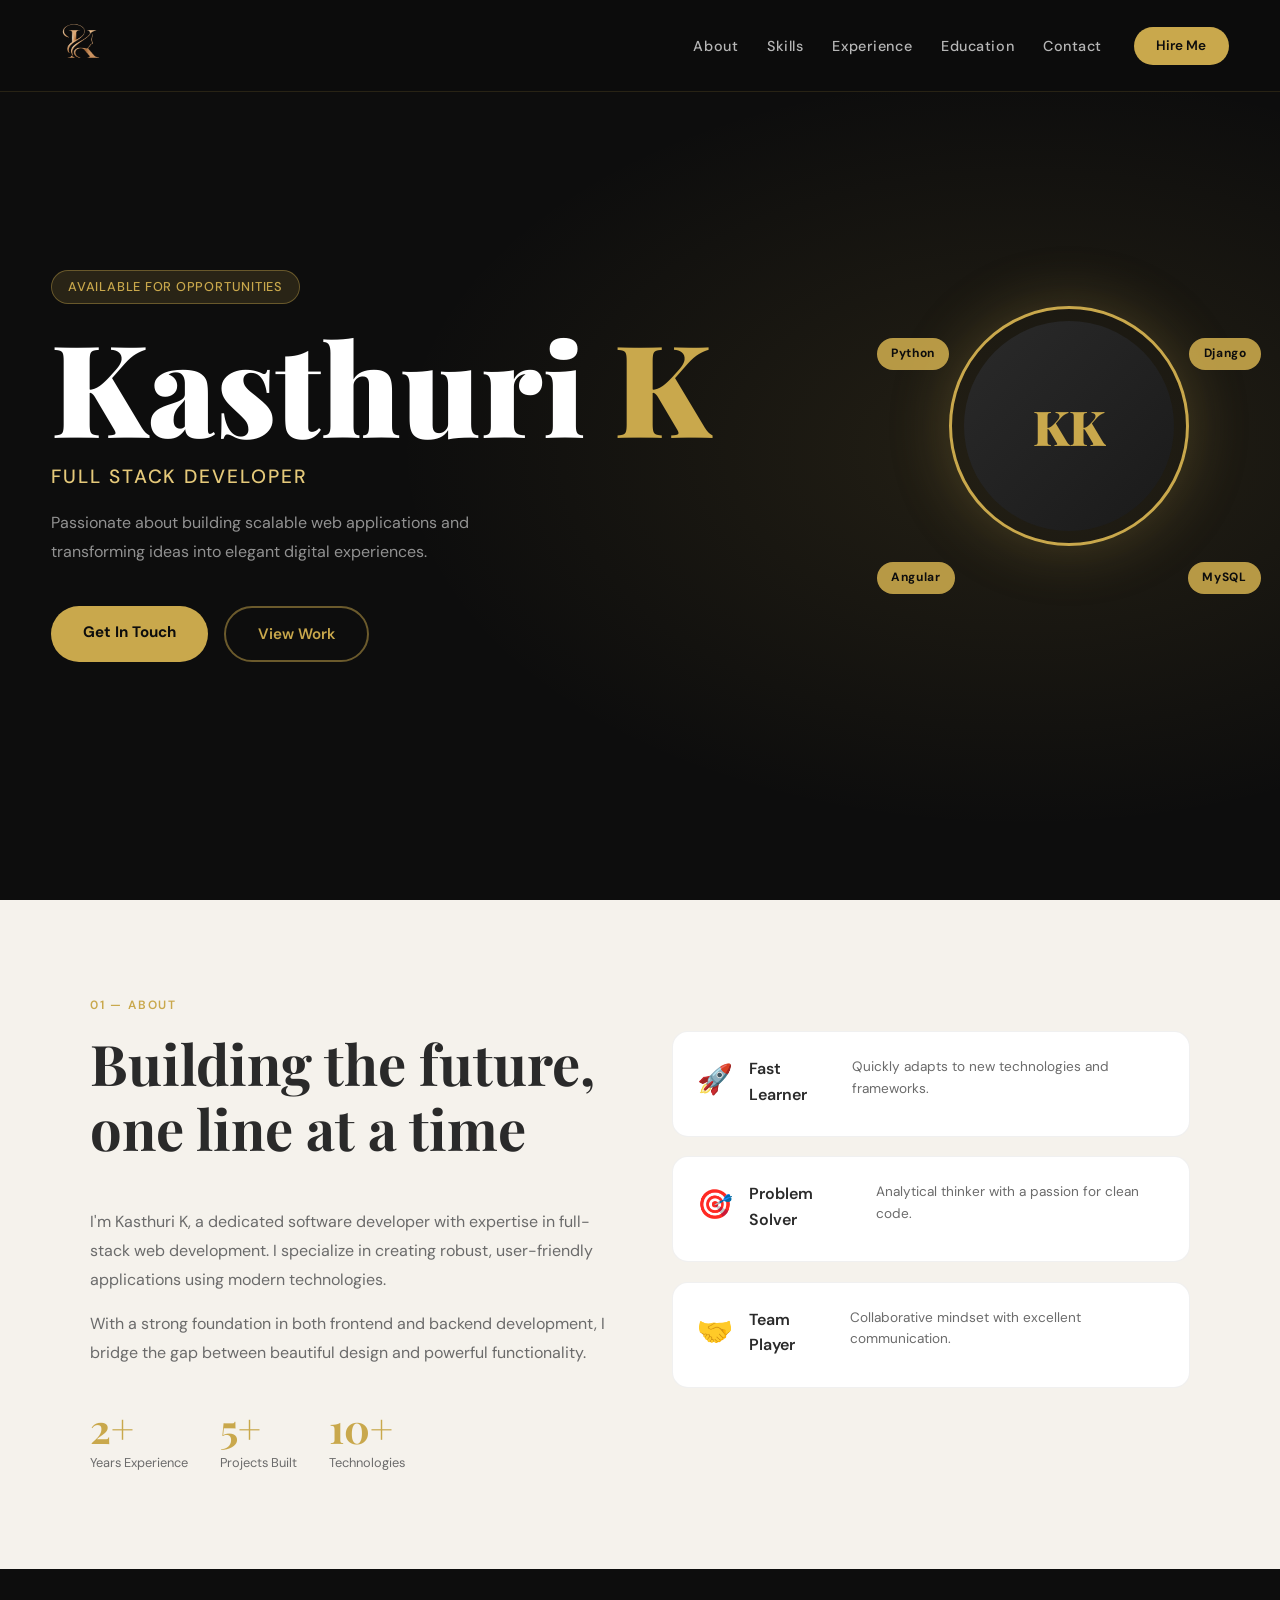
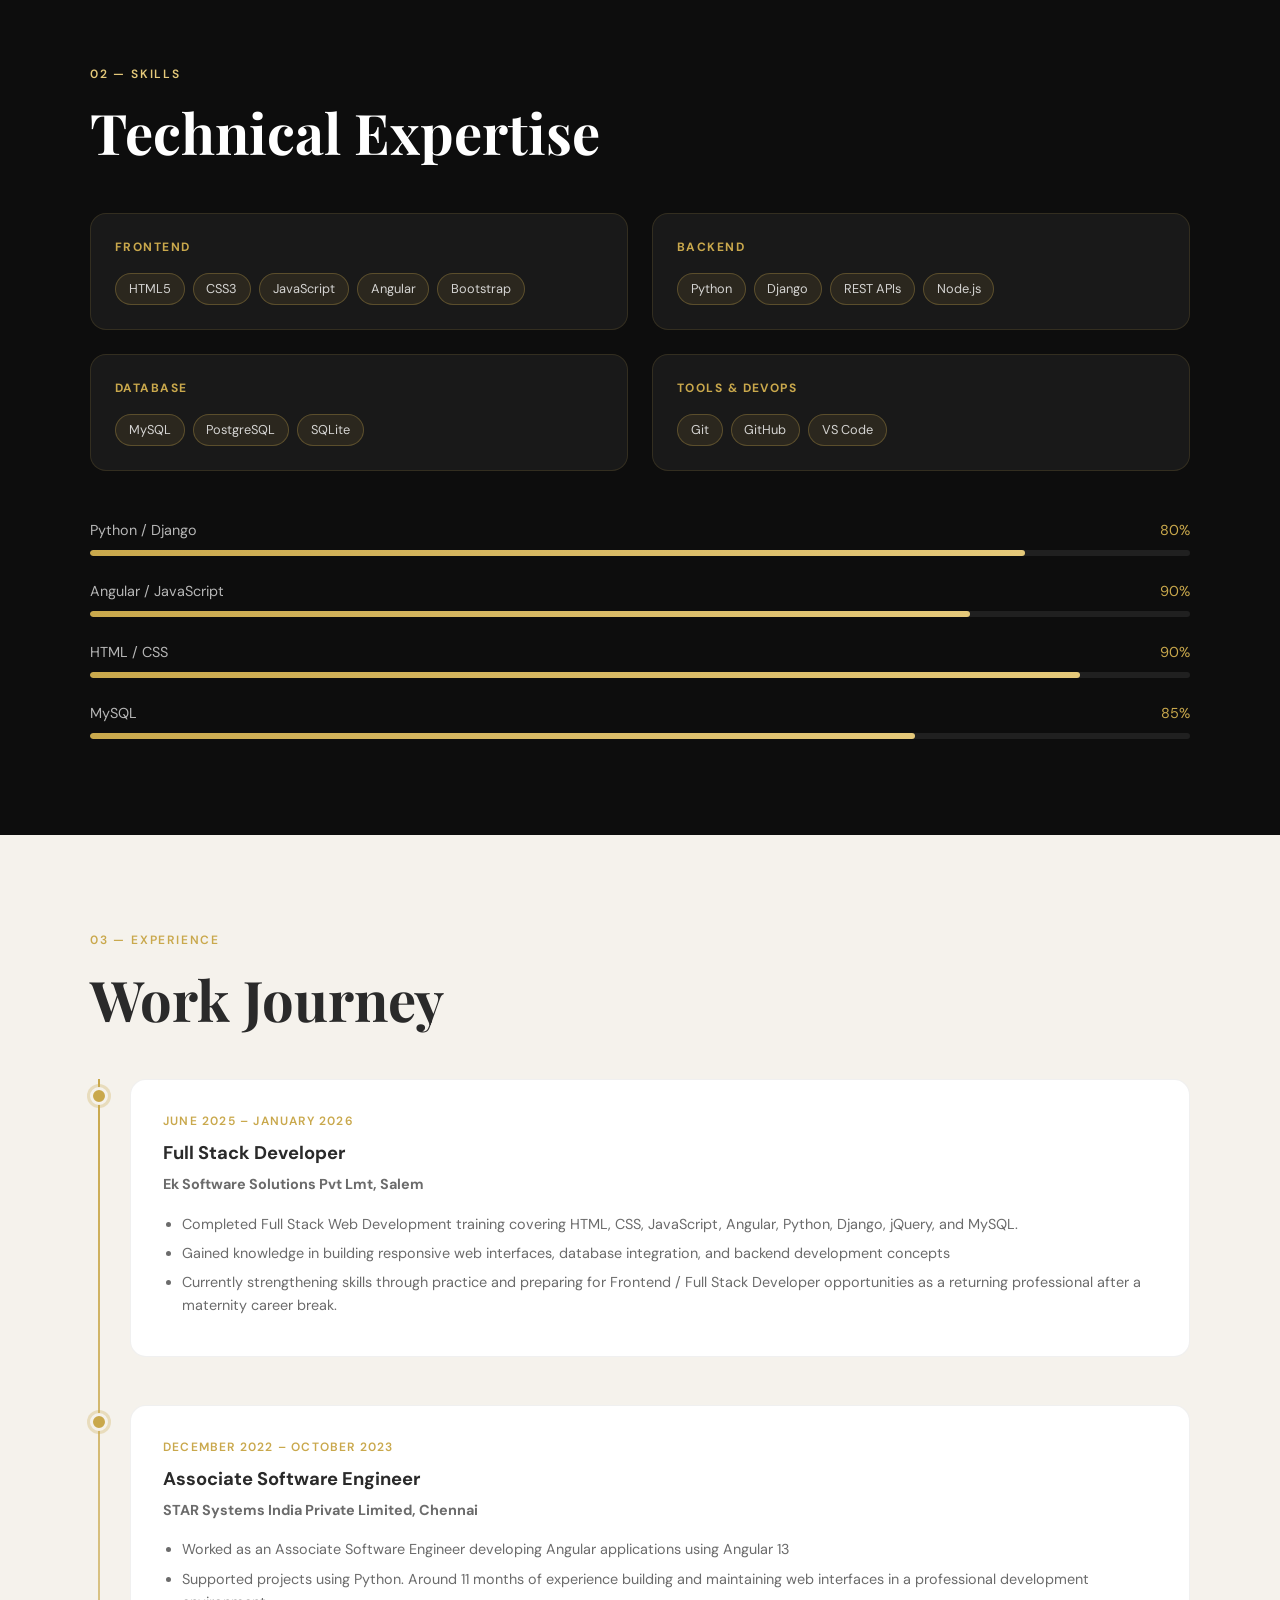
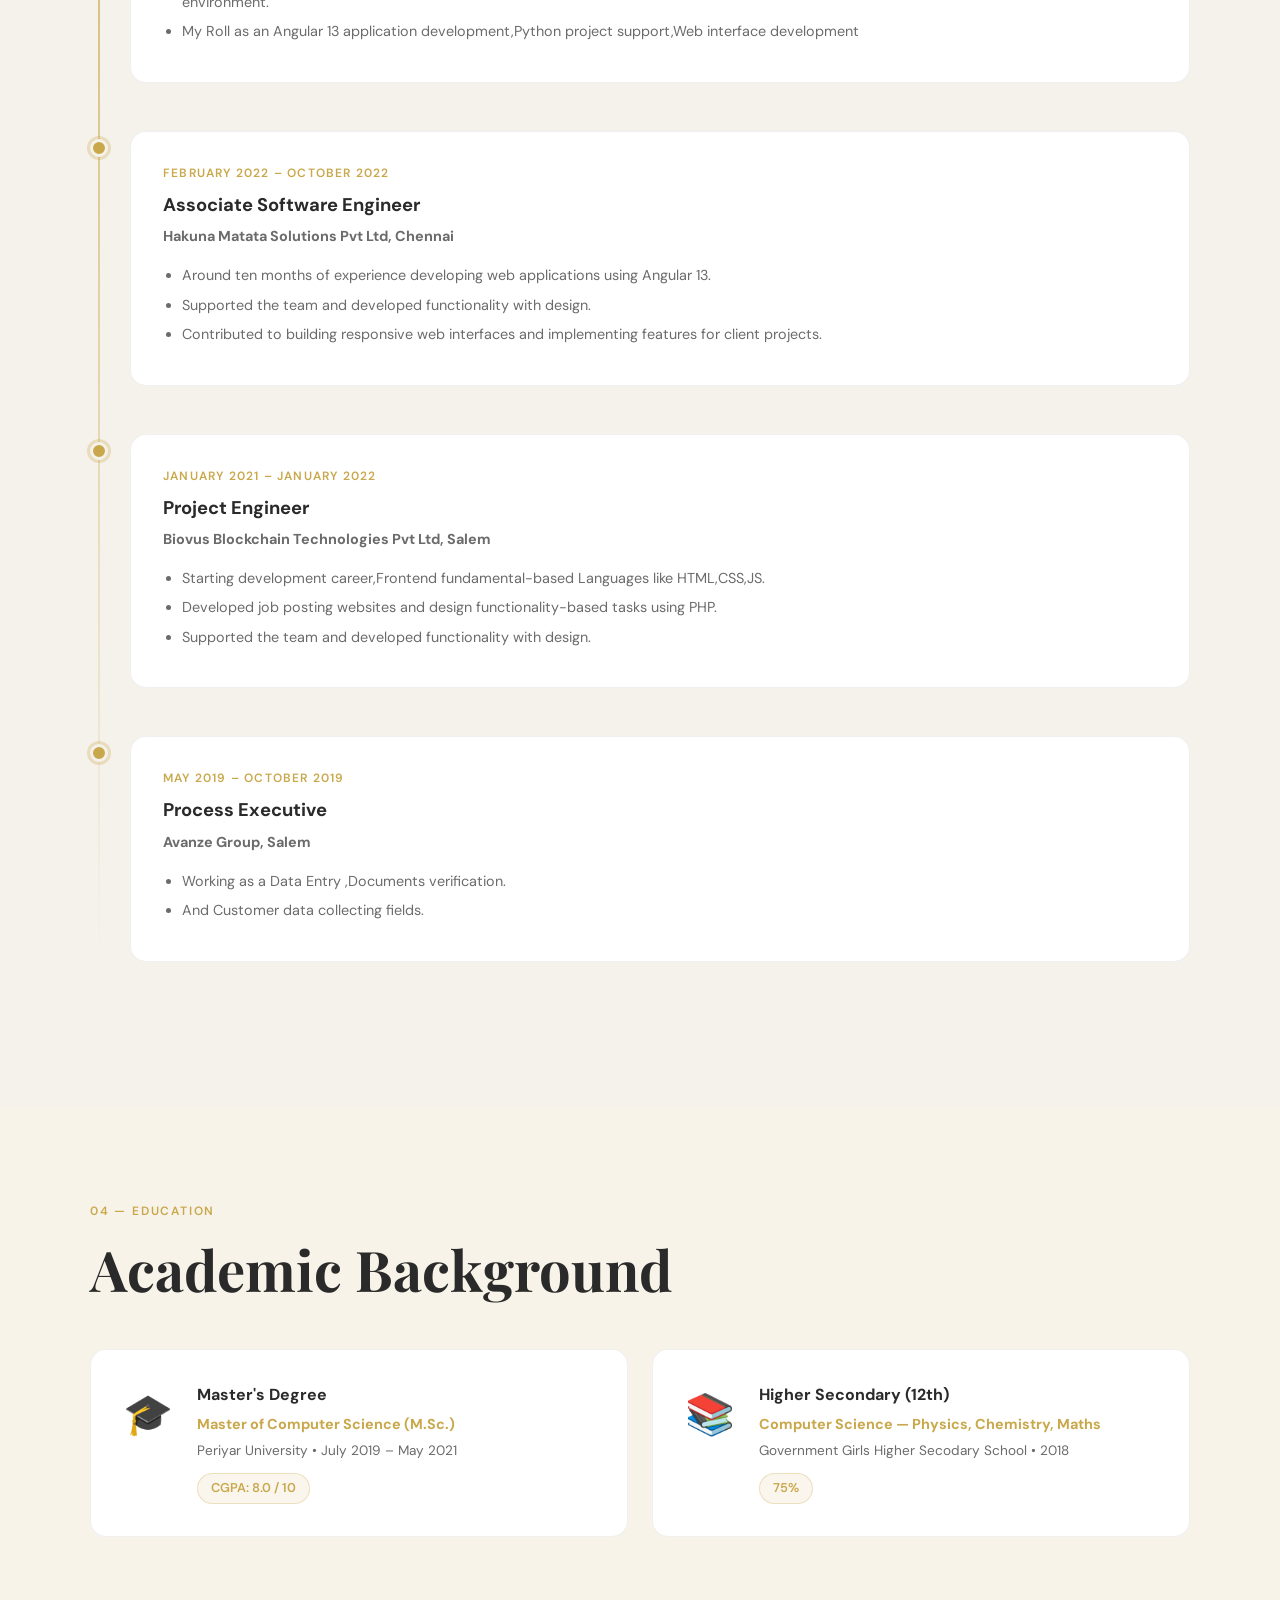
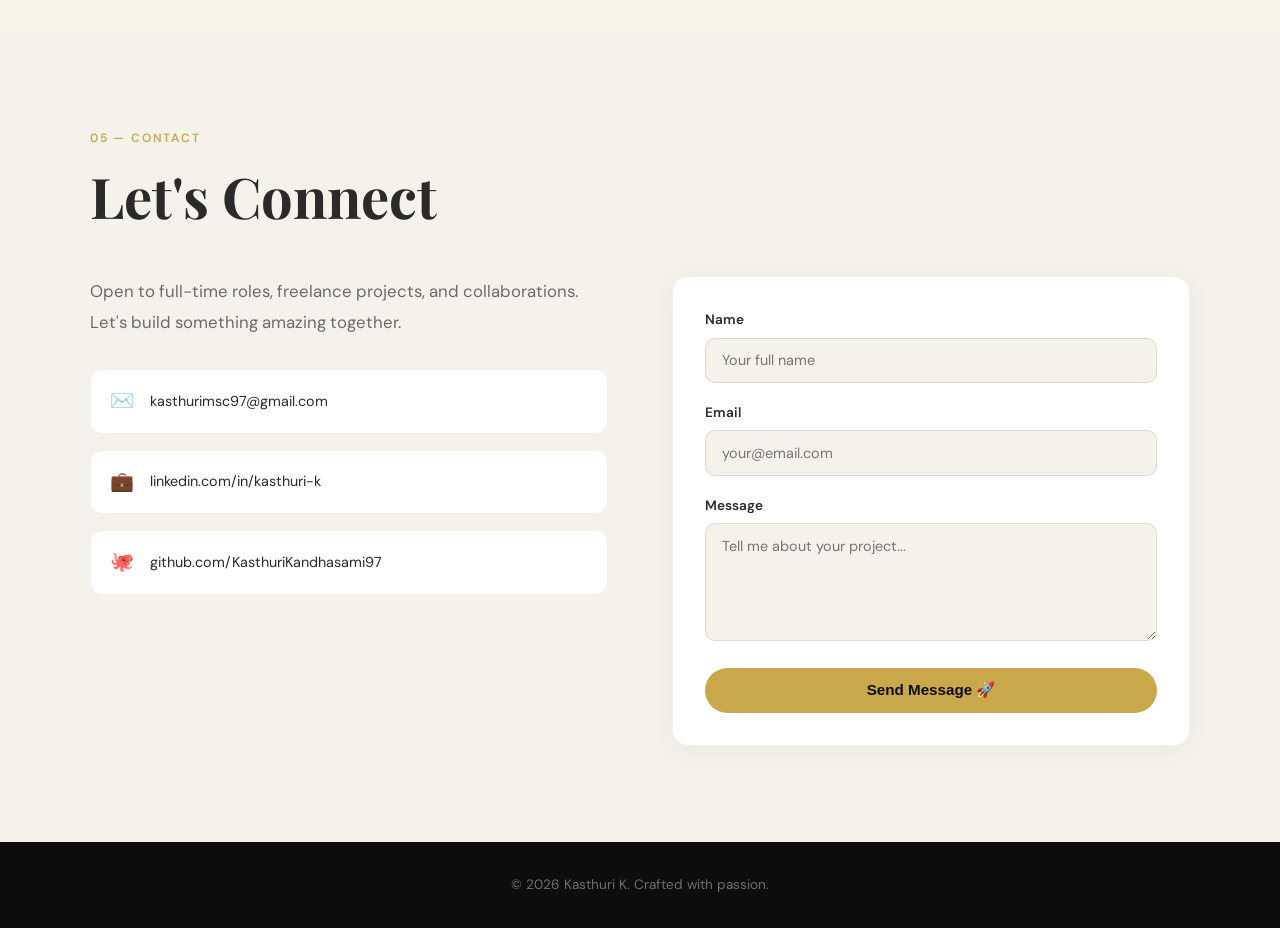
<file: index.html>
<!DOCTYPE html>
<html lang="en">
<head>
  <meta charset="UTF-8" />
  <meta name="viewport" content="width=device-width, initial-scale=1.0"/>
  <title>Kasthuri K | Portfolio</title>
  <link rel="icon" href="images/logo.png" type="image/png">
  <link href="https://fonts.googleapis.com/css2?family=Playfair+Display:wght@400;700;900&family=DM+Sans:wght@300;400;500&display=swap" rel="stylesheet"/>
  <link rel="stylesheet" href="style.css"/>
</head>
<body>

  <!-- NAV -->
  <nav class="navbar" id="navbar">
    <div class="nav-logo">
      <img src="images/logo.png" alt="logo" class="logo">
    </div>
    <ul class="nav-links">
      <li><a href="#about">About</a></li>
      <li><a href="#skills">Skills</a></li>
      <li><a href="#experience">Experience</a></li>
      <li><a href="#education">Education</a></li>
      <li><a href="#contact">Contact</a></li>
    </ul>
    <a href="#contact" class="nav-cta">Hire Me</a>
    <button class="hamburger" id="hamburger">&#9776;</button>
  </nav>

  <!-- HERO -->
  <section class="hero" id="home">
    <div class="hero-bg"></div>
    <div class="hero-content">
      <span class="hero-tag">Available for Opportunities</span>
      <h1 class="hero-title">Kasthuri <span>K</span></h1>
      <p class="hero-subtitle">Full Stack Developer &amp; Software Engineer</p>
      <p class="hero-desc">Passionate about building scalable web applications and transforming ideas into elegant digital experiences.</p>
      <div class="hero-actions">
        <a href="#contact" class="btn-primary">Get In Touch</a>
        <a href="#experience" class="btn-outline">View Work</a>
      </div>
    </div>
    <div class="hero-visual">
      <div class="avatar-ring">
        <div class="avatar-inner">KK</div>
      </div>
      <div class="float-badge b1">Python</div>
      <div class="float-badge b2">Django</div>
      <div class="float-badge b3">Angular</div>
      <div class="float-badge b4">MySQL</div>
    </div>
  </section>

  <!-- ABOUT -->
  <section class="section" id="about">
    <div class="container">
      <div class="section-label">01 — About</div>
      <div class="about-grid">
        <div class="about-text">
          <h2 class="section-title">Building the future,<br/>one line at a time</h2>
          <p>I'm Kasthuri K, a dedicated software developer with expertise in full-stack web development. I specialize in creating robust, user-friendly applications using modern technologies.</p>
          <p>With a strong foundation in both frontend and backend development, I bridge the gap between beautiful design and powerful functionality.</p>
          <div class="about-stats">
            <div class="stat"><span class="stat-num">2+</span><span class="stat-label">Years Experience</span></div>
            <div class="stat"><span class="stat-num">5+</span><span class="stat-label">Projects Built</span></div>
            <div class="stat"><span class="stat-num">10+</span><span class="stat-label">Technologies</span></div>
          </div>
        </div>
        <div class="about-highlights">
          <div class="highlight-card">
            <div class="hc-icon">🚀</div>
            <h3>Fast Learner</h3>
            <p>Quickly adapts to new technologies and frameworks.</p>
          </div>
          <div class="highlight-card">
            <div class="hc-icon">🎯</div>
            <h3>Problem Solver</h3>
            <p>Analytical thinker with a passion for clean code.</p>
          </div>
          <div class="highlight-card">
            <div class="hc-icon">🤝</div>
            <h3>Team Player</h3>
            <p>Collaborative mindset with excellent communication.</p>
          </div>
        </div>
      </div>
    </div>
  </section>

  <!-- SKILLS -->
  <section class="section section-dark" id="skills">
    <div class="container">
      <div class="section-label light">02 — Skills</div>
      <h2 class="section-title light">Technical Expertise</h2>
      <div class="skills-grid">
        <div class="skill-category">
          <h3>Frontend</h3>
          <div class="skill-tags">
            <span>HTML5</span><span>CSS3</span><span>JavaScript</span><span>Angular</span><span>Bootstrap</span>
          </div>
        </div>
        <div class="skill-category">
          <h3>Backend</h3>
          <div class="skill-tags">
            <span>Python</span><span>Django</span><span>REST APIs</span><span>Node.js</span>
          </div>
        </div>
        <div class="skill-category">
          <h3>Database</h3>
          <div class="skill-tags">
            <span>MySQL</span><span>PostgreSQL</span><span>SQLite</span>
          </div>
        </div>
        <div class="skill-category">
          <h3>Tools & DevOps</h3>
          <div class="skill-tags">
            <span>Git</span><span>GitHub</span><span>VS Code</span>
          </div>
        </div>
      </div>
      <div class="skill-bars">
        <div class="skill-bar-item">
          <div class="skill-bar-label"><span>Python / Django</span><span>80%</span></div>
          <div class="skill-bar-track"><div class="skill-bar-fill" style="--w:85%"></div></div>
        </div>
        <div class="skill-bar-item">
          <div class="skill-bar-label"><span>Angular / JavaScript</span><span>90%</span></div>
          <div class="skill-bar-track"><div class="skill-bar-fill" style="--w:80%"></div></div>
        </div>
        <div class="skill-bar-item">
          <div class="skill-bar-label"><span>HTML / CSS</span><span>90%</span></div>
          <div class="skill-bar-track"><div class="skill-bar-fill" style="--w:90%"></div></div>
        </div>
        <div class="skill-bar-item">
          <div class="skill-bar-label"><span>MySQL</span><span>85%</span></div>
          <div class="skill-bar-track"><div class="skill-bar-fill" style="--w:75%"></div></div>
        </div>
      </div>
    </div>
  </section>

  <!-- EXPERIENCE -->
  <section class="section" id="experience">
    <div class="container">
      <div class="section-label">03 — Experience</div>
      <h2 class="section-title">Work Journey</h2>
      <div class="timeline">
        <div class="timeline-item">
          <div class="timeline-dot"></div>
          <div class="timeline-card">
            <span class="timeline-date">June 2025 – January 2026</span>
            <h3>Full Stack Developer</h3>
            <h4>Ek Software Solutions Pvt Lmt, Salem</h4>
            <ul>
              <li>Completed Full Stack Web Development training covering HTML, CSS, JavaScript, Angular, Python, Django, jQuery, and MySQL.</li>
              <li> Gained knowledge in building responsive web interfaces, database integration, and backend development concepts</li>
              <li>Currently strengthening skills through practice and preparing for Frontend / Full Stack Developer opportunities as a returning professional after a maternity career break.</li>
            </ul>
          </div>
        </div>
        <div class="timeline-item">
          <div class="timeline-dot"></div>
          <div class="timeline-card">
            <span class="timeline-date">December 2022 – October 2023</span>
            <h3>Associate Software Engineer</h3>
            <h4>STAR Systems India Private Limited, Chennai</h4>
            <ul>
              <li>Worked as an Associate Software Engineer developing Angular applications using Angular 13</li>
              <li>Supported projects using Python. Around 11 months of experience building and maintaining web interfaces in a professional development environment.</li>
              <li>My Roll as an Angular 13 application development,Python project support,Web interface development</li>
            </ul>
          </div>
        </div>
        <div class="timeline-item">
          <div class="timeline-dot"></div>
          <div class="timeline-card">
            <span class="timeline-date">February 2022 – October 2022 </span>
            <h3>Associate Software Engineer</h3>
            <h4>Hakuna Matata Solutions Pvt Ltd, Chennai</h4>
            <ul>
              <li>Around ten months of experience developing web applications using Angular 13.</li>
              <li>Supported the team and developed functionality with design.</li>
              <li>Contributed to building responsive web interfaces and implementing features for client projects.</li>
            </ul>
          </div>
        </div>
        <div class="timeline-item">
          <div class="timeline-dot"></div>
          <div class="timeline-card">
            <span class="timeline-date">January 2021 – January 2022 </span>
            <h3>Project Engineer</h3>
            <h4>Biovus Blockchain Technologies Pvt Ltd, Salem</h4>
            <ul>
              <li>Starting development career,Frontend fundamental-based Languages like HTML,CSS,JS.</li>
              <li>Developed job posting websites and design functionality-based tasks using PHP.</li>
              <li>Supported the team and developed functionality with design.</li>
            </ul>
          </div>
        </div>
        <div class="timeline-item">
          <div class="timeline-dot"></div>
          <div class="timeline-card">
            <span class="timeline-date">May 2019 – October 2019 </span>
            <h3>Process Executive</h3>
            <h4>Avanze Group, Salem</h4>
            <ul>
              <li>Working as a Data Entry ,Documents verification.</li>
              <li>And Customer data collecting fields.</li>
            </ul>
          </div>
        </div>
      </div>
    </div>
  </section>

  <!-- EDUCATION -->
  <section class="section section-accent" id="education">
    <div class="container">
      <div class="section-label">04 — Education</div>
      <h2 class="section-title">Academic Background</h2>
      <div class="edu-grid">
        <div class="edu-card">
          <div class="edu-icon">🎓</div>
          <div class="edu-content">
            <h3>Master's Degree</h3>
            <h4>Master of Computer Science (M.Sc.)</h4>
            <p>Periyar University • July 2019 – May 2021</p>
            <span class="edu-grade">CGPA: 8.0 / 10</span>
          </div>
        </div>
        <div class="edu-card">
          <div class="edu-icon">📚</div>
          <div class="edu-content">
            <h3>Higher Secondary (12th)</h3>
            <h4>Computer Science — Physics, Chemistry, Maths</h4>
            <p>Government Girls Higher Secodary School • 2018</p>
            <span class="edu-grade">75%</span>
          </div>
        </div>
      </div>
    </div>
  </section>

  <!-- CONTACT -->
  <section class="section" id="contact">
    <div class="container">
      <div class="section-label">05 — Contact</div>
      <h2 class="section-title">Let's Connect</h2>
      <div class="contact-grid">
        <div class="contact-info">
          <p class="contact-tagline">Open to full-time roles, freelance projects, and collaborations. Let's build something amazing together.</p>
          <div class="contact-links">
            <a href="mailto:kasthuri@email.com" class="contact-item">
              <span class="ci-icon">✉️</span>
              <span>kasthurimsc97@gmail.com</span>
            </a>
            <a href="https://linkedin.com/in/kasthuri-k-44819b201" target="_blank" class="contact-item">
              <span class="ci-icon">💼</span>
              <span>linkedin.com/in/kasthuri-k</span>
            </a>
            <a href="https://github.com/KasthuriKandhasami97" target="_blank" class="contact-item">
              <span class="ci-icon">🐙</span>
              <span>github.com/KasthuriKandhasami97</span>
            </a>
          </div>
        </div>
        <form class="contact-form" id="contactForm">
          <div class="form-group">
            <label>Name</label>
            <input type="text" placeholder="Your full name" required/>
          </div>
          <div class="form-group">
            <label>Email</label>
            <input type="email" placeholder="your@email.com" required/>
          </div>
          <div class="form-group">
            <label>Message</label>
            <textarea rows="5" placeholder="Tell me about your project..." required></textarea>
          </div>
          <button type="submit" class="btn-primary full-width">Send Message 🚀</button>
        </form>
      </div>
    </div>
  </section>

  <!-- FOOTER -->
  <footer class="footer">
    <p>© 2026 Kasthuri K. Crafted with passion.</p>
  </footer>

  <script src="app.js"></script>
</body>
</html>
</file>
<file: style.css>
/* ===== VARIABLES ===== */
:root {
  --gold: #C9A84C;
  --gold-light: #E5C97A;
  --dark: #0D0D0D;
  --dark2: #161616;
  --dark3: #1E1E1E;
  --light: #F5F2EC;
  --text: #2A2A2A;
  --text-muted: #6B6B6B;
  --accent: #F7F3E8;
  --white: #FFFFFF;
  --radius: 16px;
  --transition: 0.3s ease;
}

/* ===== RESET ===== */
*, *::before, *::after { box-sizing: border-box; margin: 0; padding: 0; }
html { scroll-behavior: smooth; }
body {
  font-family: 'DM Sans', sans-serif;
  color: var(--text);
  background: var(--light);
  line-height: 1.6;
  overflow-x: hidden;
}
a { text-decoration: none; color: inherit; }
ul { list-style: none; }

/* ===== NAVBAR ===== */
.navbar {
  position: fixed; top: 0; left: 0; right: 0;
  z-index: 1000;
  display: flex; align-items: center; gap: 2rem;
  padding: 1rem 4%;
  background: rgba(13,13,13,0.95);
  backdrop-filter: blur(12px);
  border-bottom: 1px solid rgba(201,168,76,0.15);
  transition: var(--transition);
}
.nav-logo {
  font-family: 'Playfair Display', serif;
  font-size: 1.5rem;
  font-weight: 900;
  color: var(--gold);
  margin-right: auto;
}
.logo{
      width: 60px;
      height:50px;
}
.nav-links { display: flex; gap: 1.8rem; }
.nav-links a {
  color: rgba(255,255,255,0.7);
  font-size: 0.9rem;
  font-weight: 500;
  letter-spacing: 0.04em;
  transition: color var(--transition);
}
.nav-links a:hover { color: var(--gold); }
.nav-cta {
  padding: 0.5rem 1.4rem;
  background: var(--gold);
  color: var(--dark);
  border-radius: 50px;
  font-weight: 600;
  font-size: 0.85rem;
  transition: background var(--transition), transform var(--transition);
}
.nav-cta:hover { background: var(--gold-light); transform: translateY(-1px); }
.hamburger {
  display: none;
  background: none; border: none;
  color: var(--gold); font-size: 1.5rem;
  cursor: pointer;
}

/* ===== HERO ===== */
.hero {
  min-height: 100vh;
  background: var(--dark);
  display: flex; align-items: center;
  padding: 6rem 4% 4rem;
  position: relative;
  overflow: hidden;
  gap: 4rem;
}
.hero-bg {
  position: absolute; inset: 0;
  background: radial-gradient(ellipse 70% 60% at 80% 50%, rgba(201,168,76,0.12) 0%, transparent 70%);
}
.hero-content {
  flex: 1;
  position: relative;
  animation: fadeInLeft 1s ease forwards;
}
.hero-tag {
  display: inline-block;
  padding: 0.35rem 1rem;
  background: rgba(201,168,76,0.15);
  border: 1px solid rgba(201,168,76,0.4);
  border-radius: 50px;
  color: var(--gold);
  font-size: 0.8rem;
  font-weight: 500;
  letter-spacing: 0.06em;
  text-transform: uppercase;
  margin-bottom: 1.5rem;
}
.hero-title {
  font-family: 'Playfair Display', serif;
  font-size: clamp(4rem, 10vw, 8rem);
  font-weight: 900;
  line-height: 0.9;
  color: var(--white);
  margin-bottom: 1.2rem;
}
.hero-title span { color: var(--gold); }
.hero-subtitle {
  font-size: 1.2rem;
  color: var(--gold-light);
  font-weight: 500;
  letter-spacing: 0.1em;
  text-transform: uppercase;
  margin-bottom: 1rem;
}
.hero-desc {
  color: rgba(255,255,255,0.55);
  max-width: 420px;
  font-size: 1rem;
  margin-bottom: 2.5rem;
  line-height: 1.8;
}
.hero-actions { display: flex; gap: 1rem; flex-wrap: wrap; }
.btn-primary {
  padding: 0.85rem 2rem;
  background: var(--gold);
  color: var(--dark);
  border-radius: 50px;
  font-weight: 700;
  font-size: 0.95rem;
  transition: all var(--transition);
  display: inline-block;
  border: none; cursor: pointer;
}
.btn-primary:hover { background: var(--gold-light); transform: translateY(-2px); box-shadow: 0 8px 24px rgba(201,168,76,0.4); }
.btn-outline {
  padding: 0.85rem 2rem;
  border: 2px solid rgba(201,168,76,0.5);
  color: var(--gold);
  border-radius: 50px;
  font-weight: 600;
  font-size: 0.95rem;
  transition: all var(--transition);
  display: inline-block;
}
.btn-outline:hover { border-color: var(--gold); background: rgba(201,168,76,0.1); }

.hero-visual {
  position: relative;
  width: 320px; height: 320px;
  flex-shrink: 0;
  animation: fadeInRight 1s ease forwards;
}
.avatar-ring {
  width: 240px; height: 240px;
  border-radius: 50%;
  border: 3px solid var(--gold);
  display: flex; align-items: center; justify-content: center;
  position: relative;
  margin: auto;
  box-shadow: 0 0 60px rgba(201,168,76,0.25);
  animation: spin 20s linear infinite;
}
@keyframes spin { from { transform: rotate(0deg); } to { transform: rotate(360deg); } }
.avatar-inner {
  width: 210px; height: 210px;
  border-radius: 50%;
  background: linear-gradient(135deg, #2A2A2A, #1A1A1A);
  display: flex; align-items: center; justify-content: center;
  font-family: 'Playfair Display', serif;
  font-size: 3rem; font-weight: 900;
  color: var(--gold);
  animation: spin-reverse 20s linear infinite;
}
@keyframes spin-reverse { from { transform: rotate(0deg); } to { transform: rotate(-360deg); } }
.float-badge {
  position: absolute;
  padding: 0.4rem 0.9rem;
  background: rgba(201,168,76,0.9);
  color: var(--dark);
  border-radius: 50px;
  font-size: 0.75rem;
  font-weight: 700;
  letter-spacing: 0.05em;
  animation: float 3s ease-in-out infinite;
}
.b1 { top: 10%; left: -10%; animation-delay: 0s; }
.b2 { top: 10%; right: -10%; animation-delay: 0.5s; }
.b3 { bottom: 10%; left: -10%; animation-delay: 1s; }
.b4 { bottom: 10%; right: -10%; animation-delay: 1.5s; }
@keyframes float {
  0%, 100% { transform: translateY(0); }
  50% { transform: translateY(-8px); }
}

/* ===== SECTIONS ===== */
.section { padding: 6rem 4%; }
.section-dark { background: var(--dark); }
.section-accent { background: var(--accent); }
.container { max-width: 1100px; margin: 0 auto; }
.section-label {
  font-size: 0.75rem;
  font-weight: 600;
  letter-spacing: 0.15em;
  text-transform: uppercase;
  color: var(--gold);
  margin-bottom: 1rem;
}
.section-label.light { color: var(--gold-light); }
.section-title {
  font-family: 'Playfair Display', serif;
  font-size: clamp(2rem, 5vw, 3.5rem);
  font-weight: 700;
  color: var(--text);
  margin-bottom: 3rem;
  line-height: 1.15;
}
.section-title.light { color: var(--white); }

/* ===== ABOUT ===== */
.about-grid { display: grid; grid-template-columns: 1fr 1fr; gap: 4rem; align-items: start; }
.about-text p { color: var(--text-muted); margin-bottom: 1rem; line-height: 1.8; }
.about-stats { display: flex; gap: 2rem; margin-top: 2.5rem; }
.stat { display: flex; flex-direction: column; }
.stat-num {
  font-family: 'Playfair Display', serif;
  font-size: 2.5rem;
  font-weight: 700;
  color: var(--gold);
  line-height: 1;
}
.stat-label { font-size: 0.8rem; color: var(--text-muted); margin-top: 0.3rem; }
.about-highlights { display: flex; flex-direction: column; gap: 1.2rem; }
.highlight-card {
  background: var(--white);
  border: 1px solid rgba(0,0,0,0.06);
  border-radius: var(--radius);
  padding: 1.5rem;
  display: flex; align-items: flex-start; gap: 1rem;
  transition: transform var(--transition), box-shadow var(--transition);
}
.highlight-card:hover { transform: translateY(-3px); box-shadow: 0 12px 32px rgba(0,0,0,0.08); }
.hc-icon { font-size: 1.8rem; flex-shrink: 0; }
.highlight-card h3 { font-size: 1rem; font-weight: 600; margin-bottom: 0.3rem; }
.highlight-card p { font-size: 0.85rem; color: var(--text-muted); }

/* ===== SKILLS ===== */
.skills-grid {
  display: grid; grid-template-columns: repeat(2, 1fr); gap: 1.5rem;
  margin-bottom: 3rem;
}
.skill-category {
  background: rgba(255,255,255,0.05);
  border: 1px solid rgba(201,168,76,0.15);
  border-radius: var(--radius);
  padding: 1.5rem;
}
.skill-category h3 {
  color: var(--gold);
  font-size: 0.75rem;
  text-transform: uppercase;
  letter-spacing: 0.12em;
  margin-bottom: 1rem;
}
.skill-tags { display: flex; flex-wrap: wrap; gap: 0.5rem; }
.skill-tags span {
  padding: 0.3rem 0.8rem;
  background: rgba(201,168,76,0.1);
  border: 1px solid rgba(201,168,76,0.3);
  border-radius: 50px;
  color: rgba(255,255,255,0.8);
  font-size: 0.8rem;
}
.skill-bars { display: flex; flex-direction: column; gap: 1.5rem; }
.skill-bar-item {}
.skill-bar-label {
  display: flex; justify-content: space-between;
  color: rgba(255,255,255,0.7);
  font-size: 0.9rem;
  margin-bottom: 0.5rem;
}
.skill-bar-label span:last-child { color: var(--gold); }
.skill-bar-track {
  height: 6px;
  background: rgba(255,255,255,0.08);
  border-radius: 50px;
  overflow: hidden;
}
.skill-bar-fill {
  height: 100%;
  width: var(--w);
  background: linear-gradient(90deg, var(--gold), var(--gold-light));
  border-radius: 50px;
  animation: barGrow 1.5s ease forwards;
  transform-origin: left;
}
@keyframes barGrow { from { width: 0; } to { width: var(--w); } }

/* ===== TIMELINE ===== */
.timeline { position: relative; padding-left: 2.5rem; }
.timeline::before {
  content: '';
  position: absolute; left: 8px; top: 0; bottom: 0;
  width: 2px;
  background: linear-gradient(to bottom, var(--gold), transparent);
}
.timeline-item { position: relative; margin-bottom: 3rem; }
.timeline-dot {
  position: absolute;
  left: -2.5rem; top: 0.5rem;
  width: 18px; height: 18px;
  border-radius: 50%;
  background: var(--gold);
  border: 3px solid var(--light);
  box-shadow: 0 0 0 3px rgba(201,168,76,0.3);
}
.timeline-card {
  background: var(--white);
  border: 1px solid rgba(0,0,0,0.06);
  border-radius: var(--radius);
  padding: 2rem;
  transition: transform var(--transition), box-shadow var(--transition);
}
.timeline-card:hover { transform: translateX(4px); box-shadow: 0 8px 32px rgba(0,0,0,0.08); }
.timeline-date {
  font-size: 0.75rem;
  font-weight: 600;
  text-transform: uppercase;
  letter-spacing: 0.1em;
  color: var(--gold);
  display: block;
  margin-bottom: 0.5rem;
}
.timeline-card h3 { font-size: 1.15rem; font-weight: 700; margin-bottom: 0.3rem; }
.timeline-card h4 { font-size: 0.9rem; color: var(--text-muted); margin-bottom: 1rem; }
.timeline-card ul { padding-left: 1.2rem; list-style: disc; }
.timeline-card ul li { color: var(--text-muted); font-size: 0.9rem; margin-bottom: 0.4rem; }

/* ===== EDUCATION ===== */
.edu-grid { display: grid; grid-template-columns: repeat(2, 1fr); gap: 1.5rem; }
.edu-card {
  background: var(--white);
  border: 1px solid rgba(0,0,0,0.06);
  border-radius: var(--radius);
  padding: 2rem;
  display: flex; gap: 1.5rem;
  align-items: flex-start;
  transition: transform var(--transition), box-shadow var(--transition);
}
.edu-card:hover { transform: translateY(-4px); box-shadow: 0 12px 32px rgba(0,0,0,0.1); }
.edu-icon { font-size: 2.5rem; flex-shrink: 0; }
.edu-content h3 { font-size: 1rem; font-weight: 700; margin-bottom: 0.3rem; }
.edu-content h4 { font-size: 0.9rem; color: var(--gold); margin-bottom: 0.3rem; }
.edu-content p { font-size: 0.85rem; color: var(--text-muted); }
.edu-grade {
  display: inline-block;
  margin-top: 0.7rem;
  padding: 0.25rem 0.8rem;
  background: rgba(201,168,76,0.1);
  border: 1px solid rgba(201,168,76,0.3);
  border-radius: 50px;
  font-size: 0.8rem;
  font-weight: 600;
  color: var(--gold);
}

/* ===== CONTACT ===== */
.contact-grid { display: grid; grid-template-columns: 1fr 1fr; gap: 4rem; align-items: start; }
.contact-tagline {
  font-size: 1.05rem;
  color: var(--text-muted);
  line-height: 1.8;
  margin-bottom: 2rem;
}
.contact-links { display: flex; flex-direction: column; gap: 1rem; }
.contact-item {
  display: flex; align-items: center; gap: 1rem;
  padding: 1rem 1.2rem;
  background: var(--white);
  border: 1px solid rgba(0,0,0,0.06);
  border-radius: 12px;
  font-size: 0.9rem;
  transition: all var(--transition);
}
.contact-item:hover { border-color: var(--gold); transform: translateX(4px); }
.ci-icon { font-size: 1.2rem; }
.contact-form {
  background: var(--white);
  border: 1px solid rgba(0,0,0,0.06);
  border-radius: var(--radius);
  padding: 2rem;
  box-shadow: 0 4px 24px rgba(0,0,0,0.05);
}
.form-group { margin-bottom: 1.2rem; }
.form-group label {
  display: block;
  font-size: 0.85rem;
  font-weight: 600;
  color: var(--text);
  margin-bottom: 0.4rem;
}
.form-group input,
.form-group textarea {
  width: 100%;
  padding: 0.8rem 1rem;
  border: 1.5px solid rgba(0,0,0,0.1);
  border-radius: 10px;
  font-family: 'DM Sans', sans-serif;
  font-size: 0.9rem;
  background: var(--light);
  transition: border-color var(--transition);
  outline: none;
  resize: vertical;
}
.form-group input:focus,
.form-group textarea:focus { border-color: var(--gold); background: var(--white); }
.full-width { width: 100%; text-align: center; }

/* ===== FOOTER ===== */
.footer {
  background: var(--dark);
  color: rgba(255,255,255,0.4);
  text-align: center;
  padding: 2rem;
  font-size: 0.85rem;
}

/* ===== ANIMATIONS ===== */
@keyframes fadeInLeft {
  from { opacity: 0; transform: translateX(-40px); }
  to { opacity: 1; transform: translateX(0); }
}
@keyframes fadeInRight {
  from { opacity: 0; transform: translateX(40px); }
  to { opacity: 1; transform: translateX(0); }
}

/* ===== RESPONSIVE ===== */
@media (max-width: 900px) {
  .hero { flex-direction: column; text-align: center; padding-top: 8rem; }
  .hero-desc { margin: 0 auto 2.5rem; }
  .hero-actions { justify-content: center; }
  .hero-visual { width: 250px; height: 250px; }
  .about-grid, .contact-grid, .edu-grid { grid-template-columns: 1fr; gap: 2rem; }
  .skills-grid { grid-template-columns: 1fr; }
  .nav-links, .nav-cta { display: none; }
  .hamburger { display: block; }
  .about-stats { justify-content: center; }
}
@media (max-width: 500px) {
  .section { padding: 4rem 5%; }
  .hero-visual { display: none; }
}
</file>
